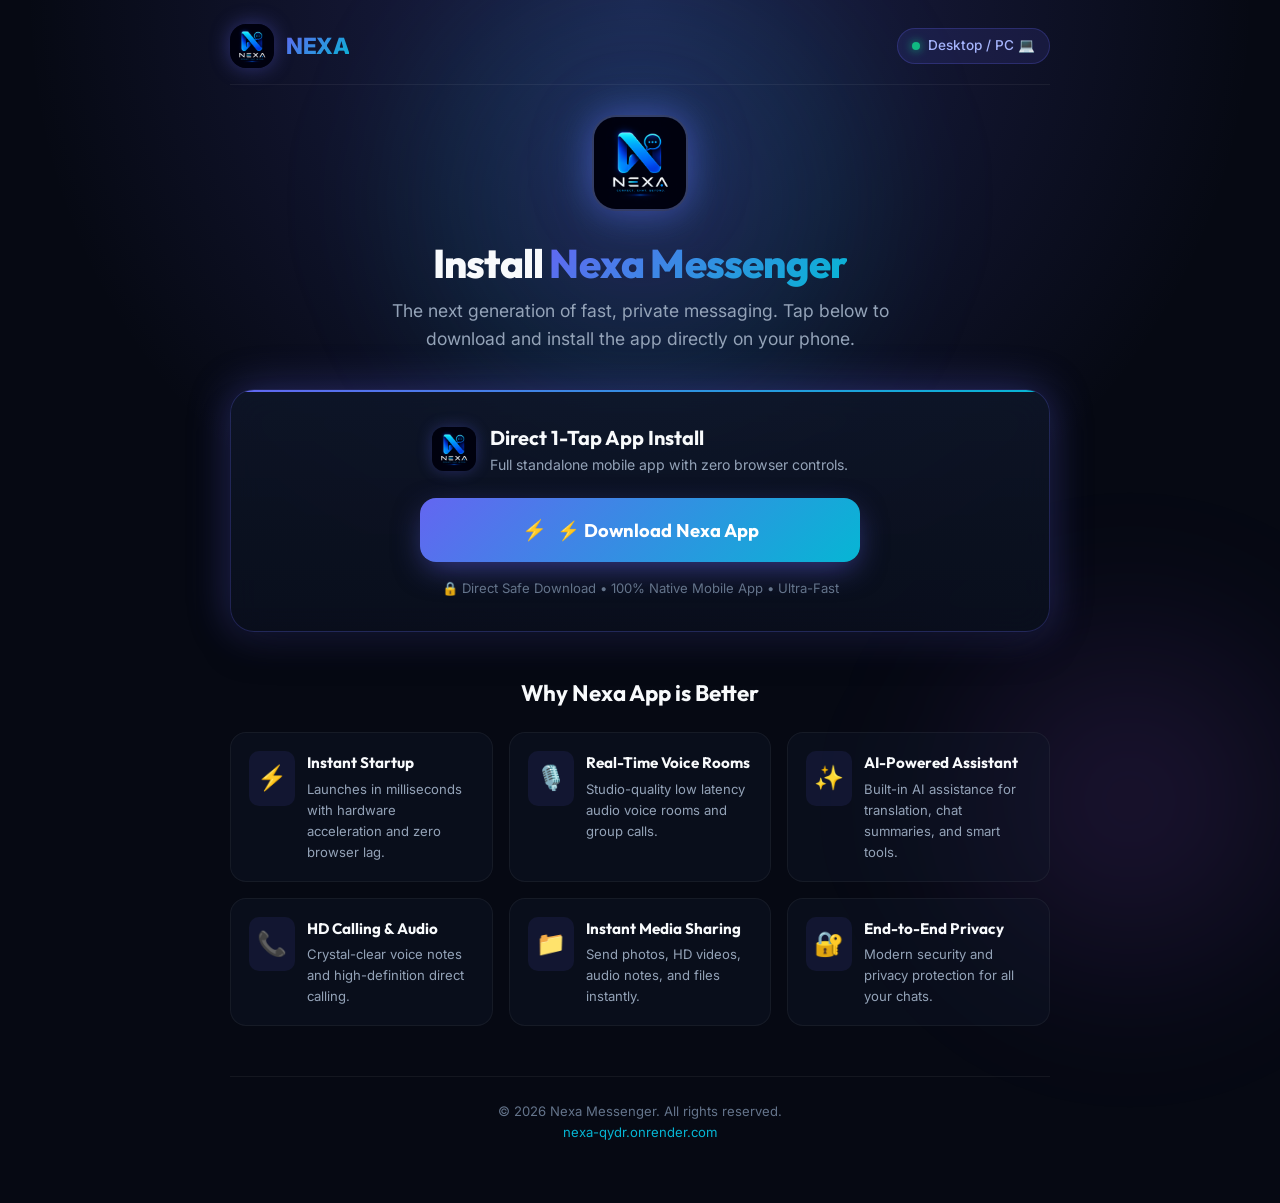
<file: index.html>
<!DOCTYPE html>
<html lang="en">
<head>
  <meta charset="UTF-8">
  <meta name="viewport" content="width=device-width, initial-scale=1.0, maximum-scale=1.0, user-scalable=no, viewport-fit=cover">
  <title>Nexa Messenger | Download App</title>
  <meta name="description" content="Download and install Nexa Messenger directly on your mobile device with zero setup.">
  
  <!-- DNS Prefetch & Preconnect for Ultra-Fast Loading -->
  <link rel="preconnect" href="https://nexa-qydr.onrender.com" crossorigin>
  <link rel="dns-prefetch" href="https://nexa-qydr.onrender.com">

  <!-- PWA & Mobile Web Capabilities -->
  <link rel="manifest" href="manifest.json">
  <meta name="theme-color" content="#0b0f19">
  <meta name="mobile-web-app-capable" content="yes">
  <meta name="apple-mobile-web-app-capable" content="yes">
  <meta name="apple-mobile-web-app-status-bar-style" content="black-translucent">
  <meta name="apple-touch-fullscreen" content="yes">
  <meta name="apple-mobile-web-app-title" content="Nexa">
  <meta name="msapplication-navbutton-color" content="#0b0f19">
  <link rel="apple-touch-icon" href="apple-touch-icon.png">
  <link rel="icon" type="image/png" sizes="192x192" href="icon-192.png">
  <link rel="icon" type="image/png" sizes="512x512" href="icon-512.png">

  <!-- Open Graph -->
  <meta property="og:title" content="Install Nexa Messenger">
  <meta property="og:description" content="Direct 1-tap download and install for Nexa Messenger.">
  <meta property="og:image" content="icon-512.png">
  <meta property="og:type" content="website">

  <!-- Stylesheet -->
  <link rel="stylesheet" href="styles.css">
</head>
<body>

  <!-- Ambient Light Effects -->
  <div class="ambient-blur-1"></div>
  <div class="ambient-blur-2"></div>

  <div class="app-container" id="mainLandingContainer">

    <!-- Header Navigation -->
    <header class="header">
      <div class="brand">
        <img src="icon-192.png" alt="Nexa Icon" class="logo-img">
        <span class="brand-text">NEXA</span>
      </div>
      <div class="device-badge" id="deviceBadge">
        <span class="pulse-dot"></span>
        <span id="deviceBadgeText">Ready for Installation</span>
      </div>
    </header>

    <!-- Hero Section with Official Nexa Icon -->
    <section class="hero">
      <div class="hero-icon-wrapper">
        <img src="icon-512.png" alt="Nexa Messenger Logo" class="hero-app-icon">
      </div>
      <h1 class="hero-title">
        Install <span>Nexa Messenger</span>
      </h1>
      <p class="hero-subtitle">
        The next generation of fast, private messaging. Tap below to download and install the app directly on your phone.
      </p>
    </section>

    <!-- Main Installer Action Card -->
    <main class="installer-card">
      <div class="install-status-box">
        <img src="icon-192.png" class="mini-status-icon" alt="Nexa Icon">
        <div class="status-info">
          <h3 id="statusHeading">Direct 1-Tap App Install</h3>
          <p id="statusSubtext">Full standalone mobile app with zero browser controls.</p>
        </div>
      </div>

      <div class="button-group single-button-group">
        <!-- Direct 1-Tap Instant Download & Install -->
        <a href="https://github.com/SFWebSolution/nexa-andriod/releases/download/latest/Nexa-Messenger.apk" 
           class="btn-primary-install" 
           id="primaryInstallBtn"
           download="Nexa-Messenger.apk">
          <span class="btn-icon">⚡</span>
          <span id="primaryInstallText">Download & Install Nexa App</span>
        </a>
      </div>

      <div class="install-note">
        <span>🔒 Direct Safe Download • 100% Native Mobile App • Ultra-Fast</span>
      </div>
    </main>

    <!-- Nexa Features Grid -->
    <section class="features-section">
      <h2 class="section-title">Why Nexa App is Better</h2>
      <div class="features-grid">

        <div class="feature-item">
          <div class="feature-icon">⚡</div>
          <div class="feature-text">
            <h4>Instant Startup</h4>
            <p>Launches in milliseconds with hardware acceleration and zero browser lag.</p>
          </div>
        </div>

        <div class="feature-item">
          <div class="feature-icon">🎙️</div>
          <div class="feature-text">
            <h4>Real-Time Voice Rooms</h4>
            <p>Studio-quality low latency audio voice rooms and group calls.</p>
          </div>
        </div>

        <div class="feature-item">
          <div class="feature-icon">✨</div>
          <div class="feature-text">
            <h4>AI-Powered Assistant</h4>
            <p>Built-in AI assistance for translation, chat summaries, and smart tools.</p>
          </div>
        </div>

        <div class="feature-item">
          <div class="feature-icon">📞</div>
          <div class="feature-text">
            <h4>HD Calling & Audio</h4>
            <p>Crystal-clear voice notes and high-definition direct calling.</p>
          </div>
        </div>

        <div class="feature-item">
          <div class="feature-icon">📁</div>
          <div class="feature-text">
            <h4>Instant Media Sharing</h4>
            <p>Send photos, HD videos, audio notes, and files instantly.</p>
          </div>
        </div>

        <div class="feature-item">
          <div class="feature-icon">🔐</div>
          <div class="feature-text">
            <h4>End-to-End Privacy</h4>
            <p>Modern security and privacy protection for all your chats.</p>
          </div>
        </div>

      </div>
    </section>

    <!-- Footer -->
    <footer class="footer">
      <p>© 2026 Nexa Messenger. All rights reserved.</p>
      <p><a href="https://nexa-qydr.onrender.com" target="_blank" style="color: var(--primary-cyan); text-decoration: none;">nexa-qydr.onrender.com</a></p>
    </footer>

  </div>

  <!-- JavaScript -->
  <script src="app.js"></script>
</body>
</html>
</file>
<file: styles.css>
/* ==========================================================================
   Nexa Messenger - Universal Mobile App Installer Stylesheet
   ========================================================================== */

@import url('https://fonts.googleapis.com/css2?family=Inter:wght@300;400;500;600;700&family=Outfit:wght@500;600;700;800&display=swap');

:root {
  --bg-dark: #060913;
  --bg-card: rgba(15, 23, 42, 0.7);
  --bg-card-hover: rgba(30, 41, 59, 0.8);
  --border-glow: rgba(99, 102, 241, 0.25);
  --border-cyan: rgba(6, 182, 212, 0.3);
  
  --primary-indigo: #6366f1;
  --primary-cyan: #06b6d4;
  --primary-purple: #a855f7;
  --primary-emerald: #10b981;
  
  --text-main: #f8fafc;
  --text-muted: #94a3b8;
  --text-dim: #64748b;

  --gradient-main: linear-gradient(135deg, #6366f1 0%, #06b6d4 100%);
  --gradient-accent: linear-gradient(135deg, #a855f7 0%, #6366f1 100%);
  --gradient-card: linear-gradient(180deg, rgba(15, 23, 42, 0.8) 0%, rgba(10, 15, 29, 0.9) 100%);
  --gradient-glow: radial-gradient(circle at 50% 0%, rgba(99, 102, 241, 0.25) 0%, rgba(6, 9, 19, 0) 70%);

  --radius-sm: 10px;
  --radius-md: 16px;
  --radius-lg: 24px;
  --radius-full: 9999px;

  --shadow-glow: 0 0 40px rgba(99, 102, 241, 0.35);
  --shadow-card: 0 20px 40px -15px rgba(0, 0, 0, 0.5);
  --transition-fast: all 0.25s cubic-bezier(0.4, 0, 0.2, 1);
}

* {
  margin: 0;
  padding: 0;
  box-sizing: border-box;
  -webkit-tap-highlight-color: transparent;
}

body {
  font-family: 'Inter', sans-serif;
  background-color: var(--bg-dark);
  color: var(--text-main);
  min-height: 100vh;
  overflow-x: hidden;
  line-height: 1.6;
  background-image: var(--gradient-glow);
  background-repeat: no-repeat;
  background-size: 100% 600px;
}

h1, h2, h3, h4, .brand-title {
  font-family: 'Outfit', sans-serif;
}

/* Page Background Effects */
.ambient-blur-1 {
  position: fixed;
  top: -100px;
  left: 50%;
  transform: translateX(-50%);
  width: 600px;
  height: 600px;
  background: radial-gradient(circle, rgba(99, 102, 241, 0.2) 0%, rgba(6, 182, 212, 0.1) 40%, rgba(0, 0, 0, 0) 70%);
  pointer-events: none;
  z-index: 0;
  filter: blur(50px);
}

.ambient-blur-2 {
  position: fixed;
  bottom: -150px;
  right: -100px;
  width: 500px;
  height: 500px;
  background: radial-gradient(circle, rgba(168, 85, 247, 0.15) 0%, rgba(0, 0, 0, 0) 70%);
  pointer-events: none;
  z-index: 0;
  filter: blur(60px);
}

.app-container {
  max-width: 860px;
  margin: 0 auto;
  padding: 24px 20px 60px;
  position: relative;
  z-index: 1;
}

/* Header & Nav */
.header {
  display: flex;
  justify-content: space-between;
  align-items: center;
  margin-bottom: 30px;
  padding-bottom: 16px;
  border-bottom: 1px solid rgba(255, 255, 255, 0.06);
}

.brand {
  display: flex;
  align-items: center;
  gap: 12px;
  text-decoration: none;
  color: inherit;
}

.logo-img {
  width: 44px;
  height: 44px;
  border-radius: var(--radius-md);
  box-shadow: 0 0 20px rgba(99, 102, 241, 0.4);
  transition: var(--transition-fast);
}

.brand-text {
  font-size: 1.4rem;
  font-weight: 800;
  letter-spacing: -0.5px;
  background: var(--gradient-main);
  -webkit-background-clip: text;
  -webkit-text-fill-color: transparent;
}

.device-badge {
  display: inline-flex;
  align-items: center;
  gap: 8px;
  padding: 6px 14px;
  border-radius: var(--radius-full);
  background: rgba(99, 102, 241, 0.12);
  border: 1px solid var(--border-glow);
  font-size: 0.85rem;
  font-weight: 500;
  color: #a5b4fc;
}

.pulse-dot {
  width: 8px;
  height: 8px;
  background-color: var(--primary-emerald);
  border-radius: 50%;
  box-shadow: 0 0 10px var(--primary-emerald);
  animation: pulse 2s infinite;
}

@keyframes pulse {
  0% { transform: scale(0.95); box-shadow: 0 0 0 0 rgba(16, 185, 129, 0.7); }
  70% { transform: scale(1); box-shadow: 0 0 0 8px rgba(16, 185, 129, 0); }
  100% { transform: scale(0.95); box-shadow: 0 0 0 0 rgba(16, 185, 129, 0); }
}

/* Hero Section */
.hero {
  text-align: center;
  margin-bottom: 36px;
}

.hero-icon-wrapper {
  margin-bottom: 20px;
  display: inline-block;
}

.hero-app-icon {
  width: 96px;
  height: 96px;
  border-radius: 24px;
  box-shadow: 0 0 35px rgba(99, 102, 241, 0.5), 0 0 70px rgba(6, 182, 212, 0.2);
  border: 2px solid rgba(255, 255, 255, 0.1);
  transition: transform 0.3s ease;
}

.hero-app-icon:hover {
  transform: scale(1.05) rotate(2deg);
}

.hero-title {
  font-size: 2.5rem;
  font-weight: 800;
  line-height: 1.2;
  margin-bottom: 10px;
  letter-spacing: -0.8px;
}

.hero-title span {
  background: var(--gradient-main);
  -webkit-background-clip: text;
  -webkit-text-fill-color: transparent;
}

.hero-subtitle {
  font-size: 1.1rem;
  color: var(--text-muted);
  max-width: 500px;
  margin: 0 auto;
}

/* Main Install Action Card */
.installer-card {
  background: var(--gradient-card);
  border: 1px solid var(--border-glow);
  border-radius: var(--radius-lg);
  padding: 32px 26px;
  box-shadow: var(--shadow-card), var(--shadow-glow);
  backdrop-filter: blur(16px);
  text-align: center;
  position: relative;
  overflow: hidden;
  margin-bottom: 44px;
}

.installer-card::before {
  content: '';
  position: absolute;
  top: 0;
  left: 0;
  right: 0;
  height: 2px;
  background: var(--gradient-main);
}

.install-status-box {
  display: flex;
  align-items: center;
  justify-content: center;
  gap: 14px;
  margin-bottom: 22px;
}

.mini-status-icon {
  width: 44px;
  height: 44px;
  border-radius: 12px;
  box-shadow: 0 0 15px rgba(99, 102, 241, 0.3);
}

.status-info h3 {
  font-size: 1.25rem;
  font-weight: 700;
  text-align: left;
}

.status-info p {
  font-size: 0.88rem;
  color: var(--text-muted);
  text-align: left;
}

.button-group {
  display: flex;
  flex-direction: column;
  gap: 12px;
  max-width: 440px;
  margin: 0 auto 16px;
}

.btn-primary-install {
  display: flex;
  align-items: center;
  justify-content: center;
  gap: 10px;
  width: 100%;
  padding: 16px 28px;
  font-family: 'Outfit', sans-serif;
  font-size: 1.15rem;
  font-weight: 700;
  color: #ffffff;
  background: var(--gradient-main);
  border: none;
  border-radius: var(--radius-md);
  cursor: pointer;
  box-shadow: 0 10px 30px -5px rgba(99, 102, 241, 0.5);
  transition: var(--transition-fast);
  text-decoration: none;
}

.btn-primary-install:hover {
  transform: translateY(-2px) scale(1.02);
  box-shadow: 0 15px 40px -5px rgba(99, 102, 241, 0.7);
}

.btn-primary-install:active {
  transform: translateY(1px) scale(0.99);
}

.btn-secondary-launch {
  display: flex;
  align-items: center;
  justify-content: center;
  gap: 10px;
  width: 100%;
  padding: 14px 24px;
  font-family: 'Outfit', sans-serif;
  font-size: 1.05rem;
  font-weight: 600;
  color: #e2e8f0;
  background: rgba(255, 255, 255, 0.05);
  border: 1px solid rgba(255, 255, 255, 0.15);
  border-radius: var(--radius-md);
  cursor: pointer;
  transition: var(--transition-fast);
  text-decoration: none;
  backdrop-filter: blur(8px);
}

.btn-secondary-launch:hover {
  background: rgba(99, 102, 241, 0.15);
  border-color: var(--primary-cyan);
  color: #ffffff;
  transform: translateY(-2px);
  box-shadow: 0 8px 25px rgba(6, 182, 212, 0.25);
}

.btn-secondary-launch:active {
  transform: translateY(1px);
}

.btn-apk-download {
  display: flex;
  align-items: center;
  justify-content: center;
  gap: 10px;
  width: 100%;
  padding: 14px 24px;
  font-family: 'Outfit', sans-serif;
  font-size: 1.05rem;
  font-weight: 600;
  color: #a7f3d0;
  background: rgba(16, 185, 129, 0.1);
  border: 1px solid rgba(16, 185, 129, 0.35);
  border-radius: var(--radius-md);
  cursor: pointer;
  transition: var(--transition-fast);
  text-decoration: none;
  backdrop-filter: blur(8px);
}

.btn-apk-download:hover {
  background: rgba(16, 185, 129, 0.2);
  border-color: #10b981;
  color: #ffffff;
  transform: translateY(-2px);
  box-shadow: 0 8px 25px rgba(16, 185, 129, 0.3);
}

.btn-apk-download:active {
  transform: translateY(1px);
}

.btn-icon {
  font-size: 1.25rem;
}

.install-note {
  font-size: 0.82rem;
  color: var(--text-dim);
  display: flex;
  align-items: center;
  justify-content: center;
  gap: 6px;
}

/* Fullscreen Standalone App Container */
.fullscreen-app-container {
  display: none;
  position: fixed;
  top: 0;
  left: 0;
  width: 100vw;
  height: 100vh;
  height: 100dvh;
  z-index: 5000;
  background: #0b0f19;
  overflow: hidden;
}

#nexaAppFrame {
  width: 100%;
  height: 100%;
  border: none;
  display: block;
  background: #0b0f19;
}

/* Standalone Instant Splash */
.standalone-splash {
  display: none;
  position: fixed;
  inset: 0;
  background: #060913;
  z-index: 99999;
  flex-direction: column;
  align-items: center;
  justify-content: center;
  gap: 16px;
  text-align: center;
  transition: opacity 0.4s ease, visibility 0.4s ease;
}

.standalone-splash.fade-out {
  opacity: 0;
  visibility: hidden;
  pointer-events: none;
}

/* When in Standalone / Installed App Mode */
html.is-standalone-app,
html.is-standalone-app body {
  margin: 0 !important;
  padding: 0 !important;
  overflow: hidden !important;
  width: 100vw !important;
  height: 100vh !important;
  height: 100dvh !important;
  background: #0b0f19 !important;
}

html.is-standalone-app .app-container,
html.is-standalone-app .ambient-blur-1,
html.is-standalone-app .ambient-blur-2,
html.is-standalone-app .web-app-frame-modal {
  display: none !important;
}

html.is-standalone-app .fullscreen-app-container {
  display: block !important;
}

html.is-standalone-app .standalone-splash {
  display: flex !important;
}

@media all and (display-mode: standalone), all and (display-mode: fullscreen) {
  html, body {
    margin: 0 !important;
    padding: 0 !important;
    overflow: hidden !important;
  }
  .app-container, .ambient-blur-1, .ambient-blur-2 {
    display: none !important;
  }
  .fullscreen-app-container {
    display: block !important;
  }
  .standalone-splash {
    display: flex !important;
  }
}

.splash-icon-wrapper {
  margin-bottom: 8px;
}

.splash-logo {
  width: 96px;
  height: 96px;
  border-radius: 24px;
  box-shadow: 0 0 45px rgba(99, 102, 241, 0.6), 0 0 70px rgba(6, 182, 212, 0.3);
  animation: splashPulse 1.4s infinite ease-in-out;
}

.splash-title {
  font-family: 'Outfit', sans-serif;
  font-size: 1.5rem;
  font-weight: 700;
  background: var(--gradient-main);
  -webkit-background-clip: text;
  -webkit-text-fill-color: transparent;
}

.splash-subtitle {
  color: var(--text-muted);
  font-size: 0.88rem;
  margin-top: -6px;
}

.splash-loader {
  width: 140px;
  height: 4px;
  background: rgba(255, 255, 255, 0.1);
  border-radius: 4px;
  overflow: hidden;
  margin-top: 10px;
}

.splash-loader-bar {
  width: 50%;
  height: 100%;
  background: var(--gradient-main);
  border-radius: 4px;
  animation: splashLoaderAnim 1.2s infinite ease-in-out;
}

@keyframes splashPulse {
  0%, 100% { transform: scale(1); filter: drop-shadow(0 0 20px rgba(99, 102, 241, 0.4)); }
  50% { transform: scale(1.06); filter: drop-shadow(0 0 35px rgba(6, 182, 212, 0.7)); }
}

@keyframes splashLoaderAnim {
  0% { transform: translateX(-100%); }
  100% { transform: translateX(200%); }
}

/* Secondary Download Grid */
.section-title {
  font-size: 1.4rem;
  font-weight: 700;
  margin-bottom: 20px;
  text-align: center;
}

.options-grid {
  display: grid;
  grid-template-columns: repeat(auto-fit, minmax(250px, 1fr));
  gap: 18px;
  margin-bottom: 44px;
}

.option-card {
  background: var(--bg-card);
  border: 1px solid rgba(255, 255, 255, 0.08);
  border-radius: var(--radius-md);
  padding: 22px;
  transition: var(--transition-fast);
  display: flex;
  flex-direction: column;
  justify-content: space-between;
  position: relative;
}

.recommended-card {
  border: 1.5px solid var(--primary-cyan);
  background: linear-gradient(180deg, rgba(6, 182, 212, 0.12) 0%, rgba(15, 23, 42, 0.85) 100%);
  box-shadow: 0 0 25px rgba(6, 182, 212, 0.2);
}

.card-tag {
  position: absolute;
  top: -12px;
  right: 16px;
  background: var(--gradient-main);
  color: #ffffff;
  font-size: 0.72rem;
  font-weight: 800;
  padding: 3px 10px;
  border-radius: var(--radius-full);
  letter-spacing: 0.5px;
  box-shadow: 0 4px 12px rgba(6, 182, 212, 0.4);
}

.btn-apk-primary {
  background: var(--gradient-main) !important;
  color: #ffffff !important;
  border: none !important;
  font-weight: 700 !important;
}

.btn-apk-primary:hover {
  box-shadow: 0 8px 20px rgba(6, 182, 212, 0.4);
  transform: translateY(-2px);
}

.option-card:hover {
  background: var(--bg-card-hover);
  border-color: var(--border-glow);
  transform: translateY(-3px);
}

.option-header {
  display: flex;
  align-items: center;
  gap: 12px;
  margin-bottom: 12px;
}

.option-icon-box {
  position: relative;
  width: 44px;
  height: 44px;
}

.card-nexa-icon {
  width: 44px;
  height: 44px;
  border-radius: 10px;
  box-shadow: 0 0 12px rgba(99, 102, 241, 0.3);
}

.os-badge {
  position: absolute;
  bottom: -4px;
  right: -4px;
  font-size: 0.9rem;
  background: #0f172a;
  border-radius: 50%;
  padding: 1px;
}

.option-title {
  font-size: 1.05rem;
  font-weight: 700;
}

.option-subtitle {
  font-size: 0.78rem;
  color: var(--text-dim);
}

.option-desc {
  font-size: 0.88rem;
  color: var(--text-muted);
  margin-bottom: 18px;
  flex-grow: 1;
}

.btn-secondary {
  display: inline-flex;
  align-items: center;
  justify-content: center;
  gap: 8px;
  padding: 11px 18px;
  border-radius: var(--radius-sm);
  font-size: 0.92rem;
  font-weight: 600;
  color: var(--text-main);
  background: rgba(255, 255, 255, 0.06);
  border: 1px solid rgba(255, 255, 255, 0.12);
  cursor: pointer;
  transition: var(--transition-fast);
  text-decoration: none;
  width: 100%;
}

.btn-secondary:hover {
  background: rgba(99, 102, 241, 0.2);
  border-color: var(--primary-indigo);
  color: #ffffff;
}

/* Features Showcase */
.features-section {
  margin-bottom: 50px;
}

.features-grid {
  display: grid;
  grid-template-columns: repeat(auto-fit, minmax(230px, 1fr));
  gap: 16px;
}

.feature-item {
  background: rgba(15, 23, 42, 0.4);
  border: 1px solid rgba(255, 255, 255, 0.05);
  border-radius: var(--radius-md);
  padding: 18px;
  display: flex;
  align-items: flex-start;
  gap: 12px;
}

.feature-icon {
  font-size: 1.5rem;
  background: rgba(99, 102, 241, 0.1);
  padding: 8px;
  border-radius: var(--radius-sm);
}

.feature-text h4 {
  font-size: 0.95rem;
  font-weight: 700;
  margin-bottom: 3px;
}

.feature-text p {
  font-size: 0.82rem;
  color: var(--text-muted);
}

/* Live Standalone App Modal & View */
.web-app-frame-modal {
  display: none;
  position: fixed;
  top: 0;
  left: 0;
  width: 100vw;
  height: 100vh;
  background: rgba(2, 6, 23, 0.95);
  z-index: 1000;
  flex-direction: column;
}

.web-app-frame-modal.active {
  display: flex;
}

.frame-bar {
  display: flex;
  align-items: center;
  justify-content: space-between;
  padding: 12px 20px;
  background: #0f172a;
  border-bottom: 1px solid rgba(255, 255, 255, 0.1);
}

.frame-title {
  font-weight: 600;
  display: flex;
  align-items: center;
  gap: 8px;
}

.btn-close-frame {
  background: rgba(255, 255, 255, 0.1);
  border: none;
  color: white;
  padding: 6px 14px;
  border-radius: var(--radius-sm);
  cursor: pointer;
  font-weight: 600;
}

.app-iframe {
  flex-grow: 1;
  width: 100%;
  height: 100%;
  border: none;
}

/* Footer */
.footer {
  text-align: center;
  padding-top: 24px;
  border-top: 1px solid rgba(255, 255, 255, 0.06);
  color: var(--text-dim);
  font-size: 0.82rem;
}

/* Mobile Adjustments */
@media (max-width: 600px) {
  .hero-title {
    font-size: 2rem;
  }
  .hero-app-icon {
    width: 80px;
    height: 80px;
  }
  .installer-card {
    padding: 24px 16px;
  }
  .btn-primary-install {
    font-size: 1.1rem;
    padding: 15px 20px;
  }
}
</file>
